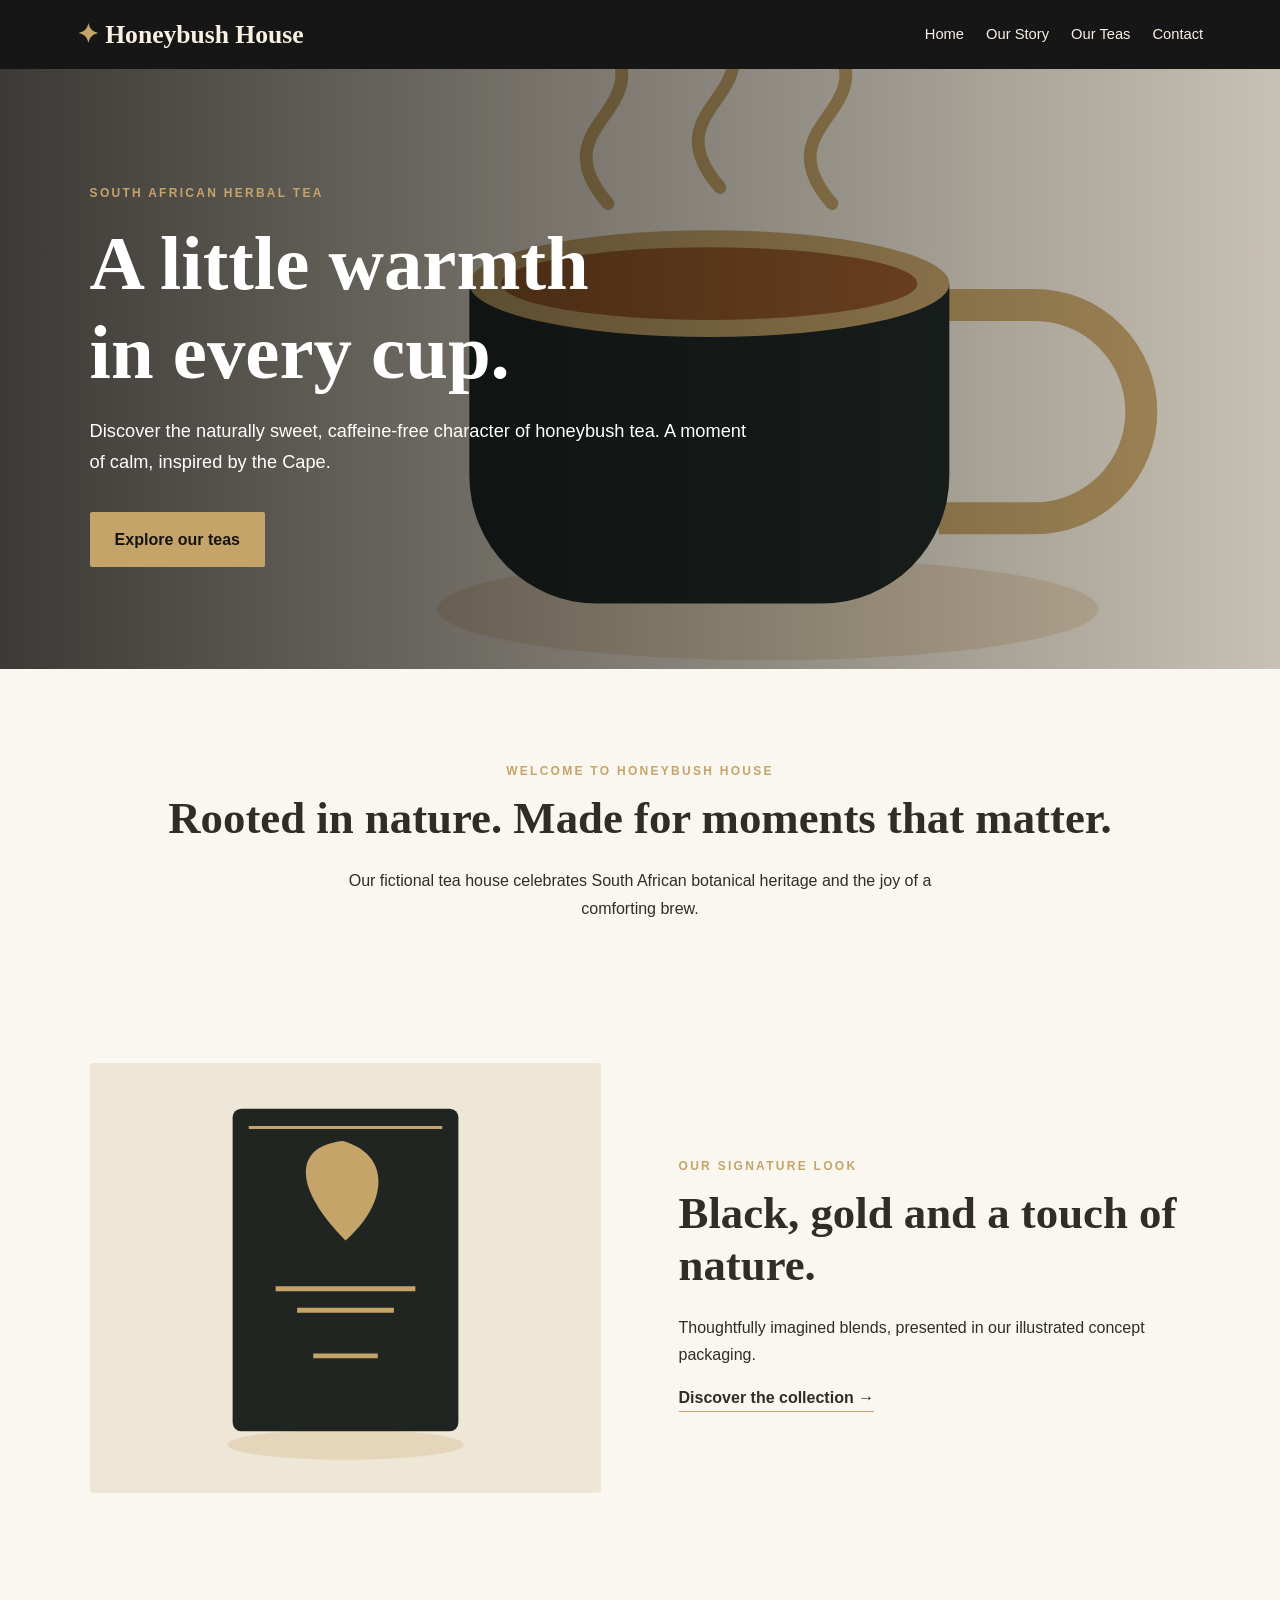
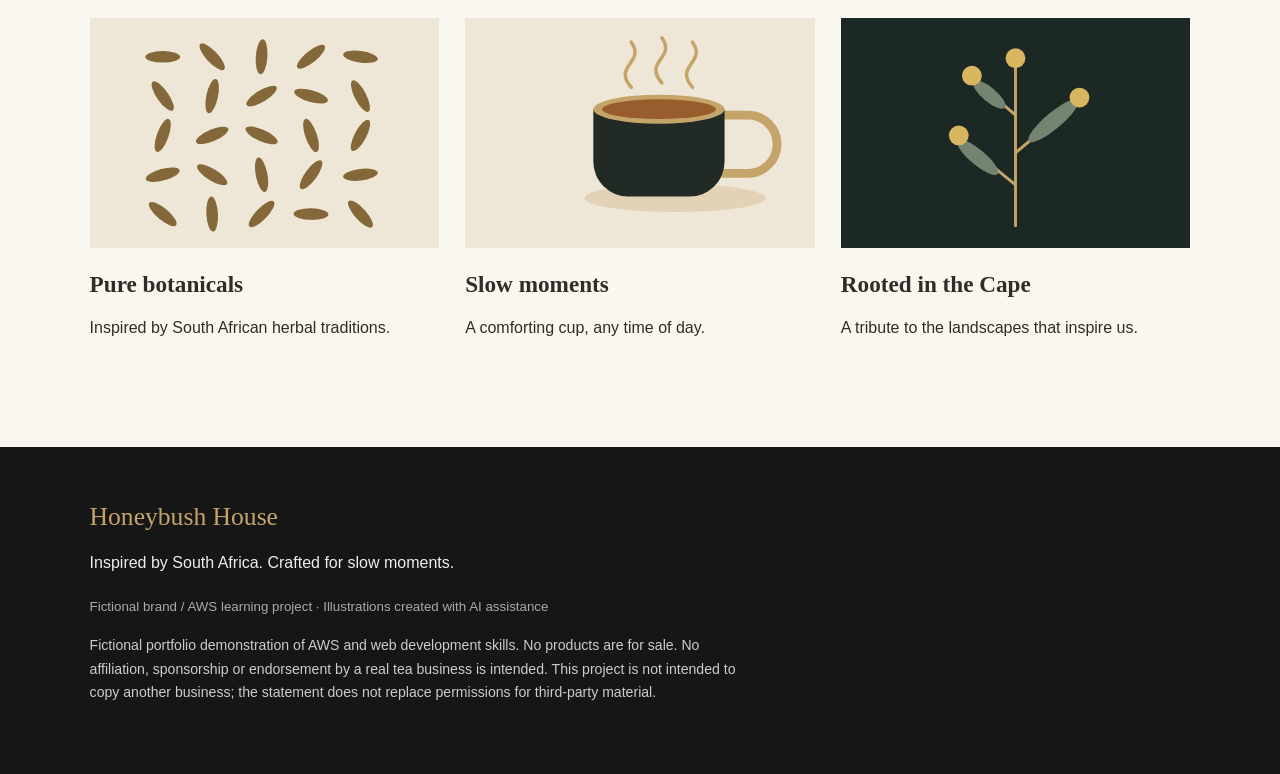
<file: index.html>
<!doctype html><html lang="en"><head><meta charset="utf-8"><meta name="viewport" content="width=device-width,initial-scale=1"><meta name="description" content="Discover South African honeybush tea at Honeybush House, a fictional AWS portfolio brand."><title>Naturally South African | Honeybush House</title><link rel="stylesheet" href="style.css"></head><body><header class="site-header"><a class="brand" href="index.html"><span class="brand-mark">✦</span> Honeybush House</a><nav aria-label="Main navigation"><a href="index.html">Home</a><a href="story.html">Our Story</a><a href="teas.html">Our Teas</a><a href="contact.html">Contact</a></nav></header><main><section class="hero hero-home"><div class="hero-inner"><p class="eyebrow">SOUTH AFRICAN HERBAL TEA</p><h1>A little warmth<br>in every cup.</h1><p>Discover the naturally sweet, caffeine-free character of honeybush tea. A moment of calm, inspired by the Cape.</p><a class="button" href="teas.html">Explore our teas</a></div></section><section class="intro"><p class="eyebrow">WELCOME TO HONEYBUSH HOUSE</p><h2>Rooted in nature. Made for moments that matter.</h2><p>Our fictional tea house celebrates South African botanical heritage and the joy of a comforting brew.</p></section><section class="split"><img src="images/blend-original.svg" alt="Geometric illustration of a fictional tea pack" loading="lazy"><div><p class="eyebrow">OUR SIGNATURE LOOK</p><h2>Black, gold and a touch of nature.</h2><p>Thoughtfully imagined blends, presented in our illustrated concept packaging.</p><a class="text-link" href="teas.html">Discover the collection →</a></div></section><section class="feature-row"><article><img src="images/tea-leaves.svg" alt="Abstract loose tea leaf illustration" loading="lazy"><h3>Pure botanicals</h3><p>Inspired by South African herbal traditions.</p></article><article><img src="images/tea-moment.svg" alt="Geometric tea cup illustration" loading="lazy"><h3>Slow moments</h3><p>A comforting cup, any time of day.</p></article><article><img src="images/botanical-study.svg" alt="Abstract botanical illustration" loading="lazy"><h3>Rooted in the Cape</h3><p>A tribute to the landscapes that inspire us.</p></article></section></main><footer><strong>Honeybush House</strong><p>Inspired by South Africa. Crafted for slow moments.</p><small>Fictional brand / AWS learning project · Illustrations created with AI assistance</small><p class="note" style="color:#ccc">Fictional portfolio demonstration of AWS and web development skills. No products are for sale. No affiliation, sponsorship or endorsement by a real tea business is intended. This project is not intended to copy another business; the statement does not replace permissions for third-party material.</p></footer></body></html>
</file>
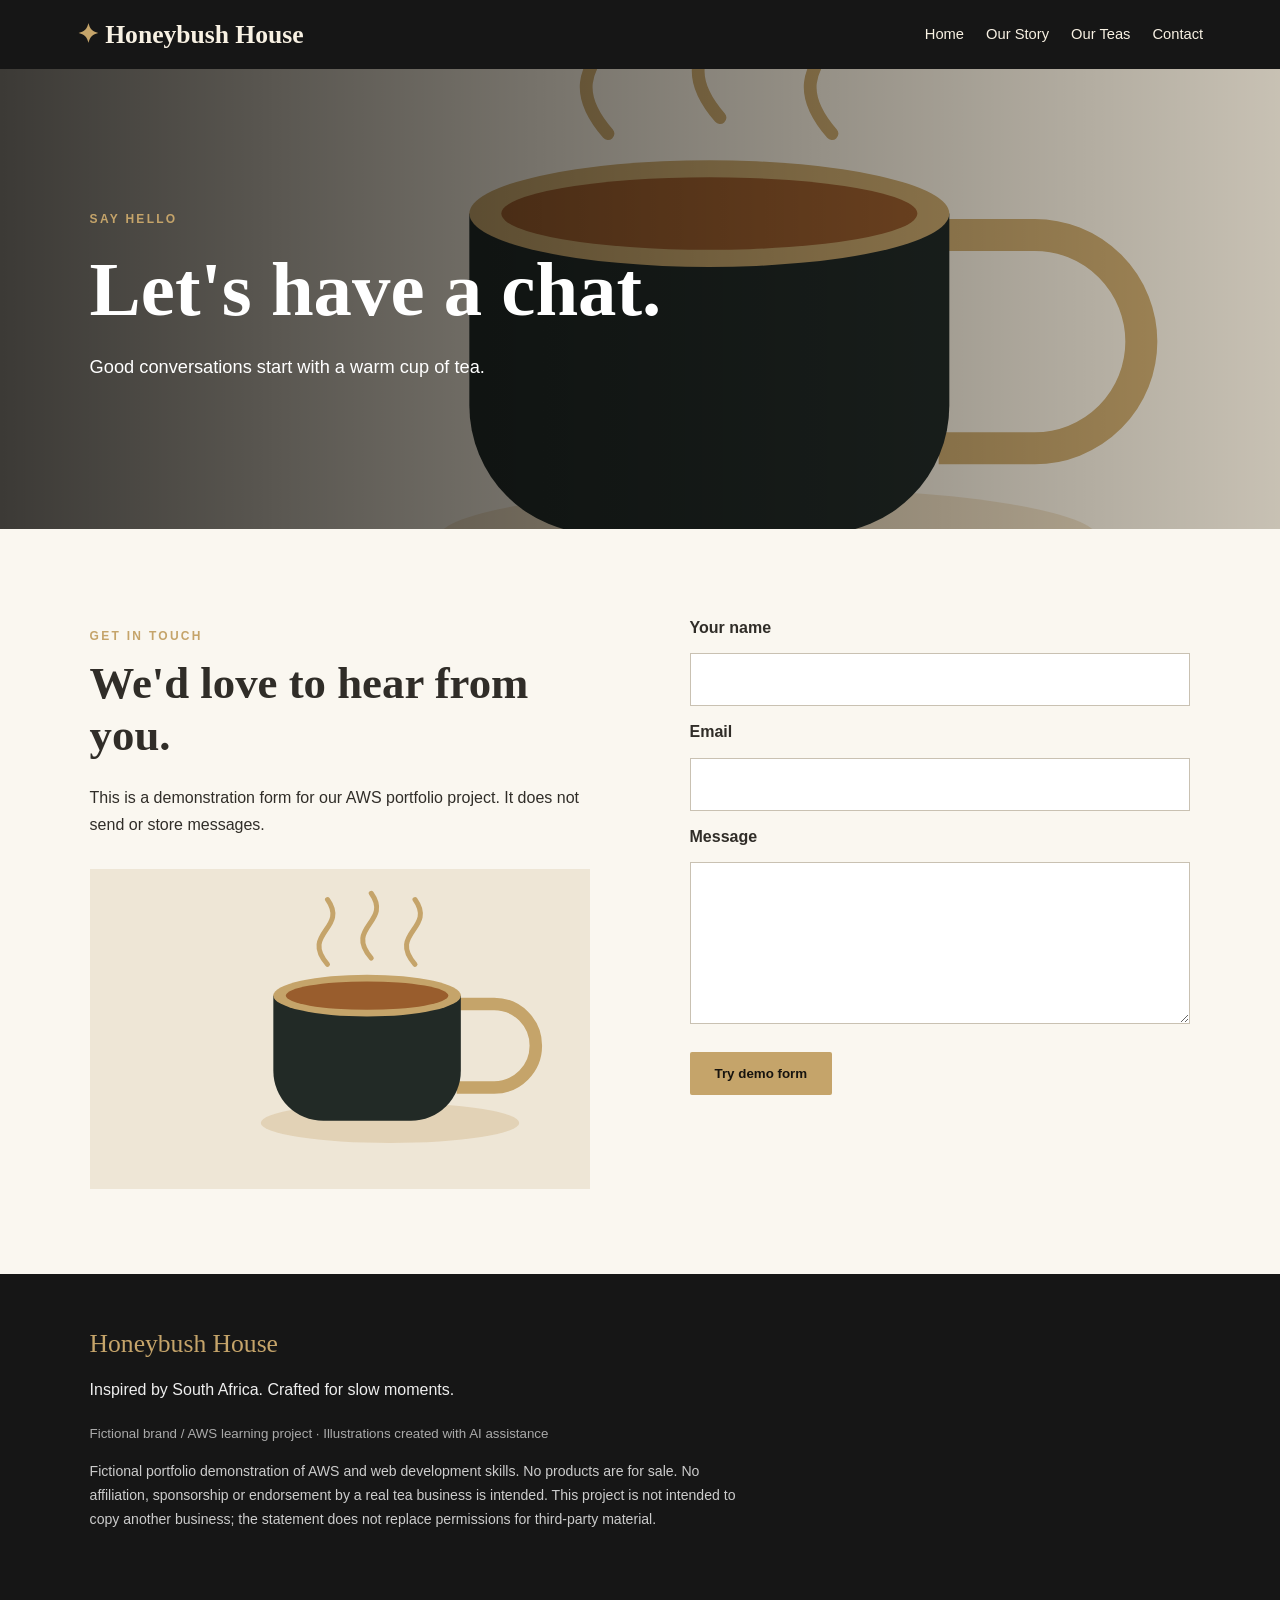
<file: contact.html>
<!doctype html><html lang="en"><head><meta charset="utf-8"><meta name="viewport" content="width=device-width,initial-scale=1"><meta name="description" content="Discover South African honeybush tea at Honeybush House, a fictional AWS portfolio brand."><title>Contact | Honeybush House</title><link rel="stylesheet" href="style.css"></head><body><header class="site-header"><a class="brand" href="index.html"><span class="brand-mark">✦</span> Honeybush House</a><nav aria-label="Main navigation"><a href="index.html">Home</a><a href="story.html">Our Story</a><a href="teas.html">Our Teas</a><a href="contact.html">Contact</a></nav></header><main><section class="hero hero-contact"><div class="hero-inner"><p class="eyebrow">SAY HELLO</p><h1>Let's have a chat.</h1><p>Good conversations start with a warm cup of tea.</p></div></section><section class="contact-layout"><div><p class="eyebrow">GET IN TOUCH</p><h2>We'd love to hear from you.</h2><p>This is a demonstration form for our AWS portfolio project. It does not send or store messages.</p><img src="images/tea-moment.svg" alt="Geometric tea cup illustration" loading="lazy"></div><form id="contact-form"><label for="name">Your name</label><input id="name" name="name" required><label for="email">Email</label><input id="email" name="email" type="email" required><label for="message">Message</label><textarea id="message" name="message" rows="5" required></textarea><button type="submit">Try demo form</button><p id="notice" role="status" aria-live="polite"></p></form></section></main><footer><strong>Honeybush House</strong><p>Inspired by South Africa. Crafted for slow moments.</p><small>Fictional brand / AWS learning project · Illustrations created with AI assistance</small><p class="note" style="color:#ccc">Fictional portfolio demonstration of AWS and web development skills. No products are for sale. No affiliation, sponsorship or endorsement by a real tea business is intended. This project is not intended to copy another business; the statement does not replace permissions for third-party material.</p></footer><script src="script.js"></script></body></html>
</file>
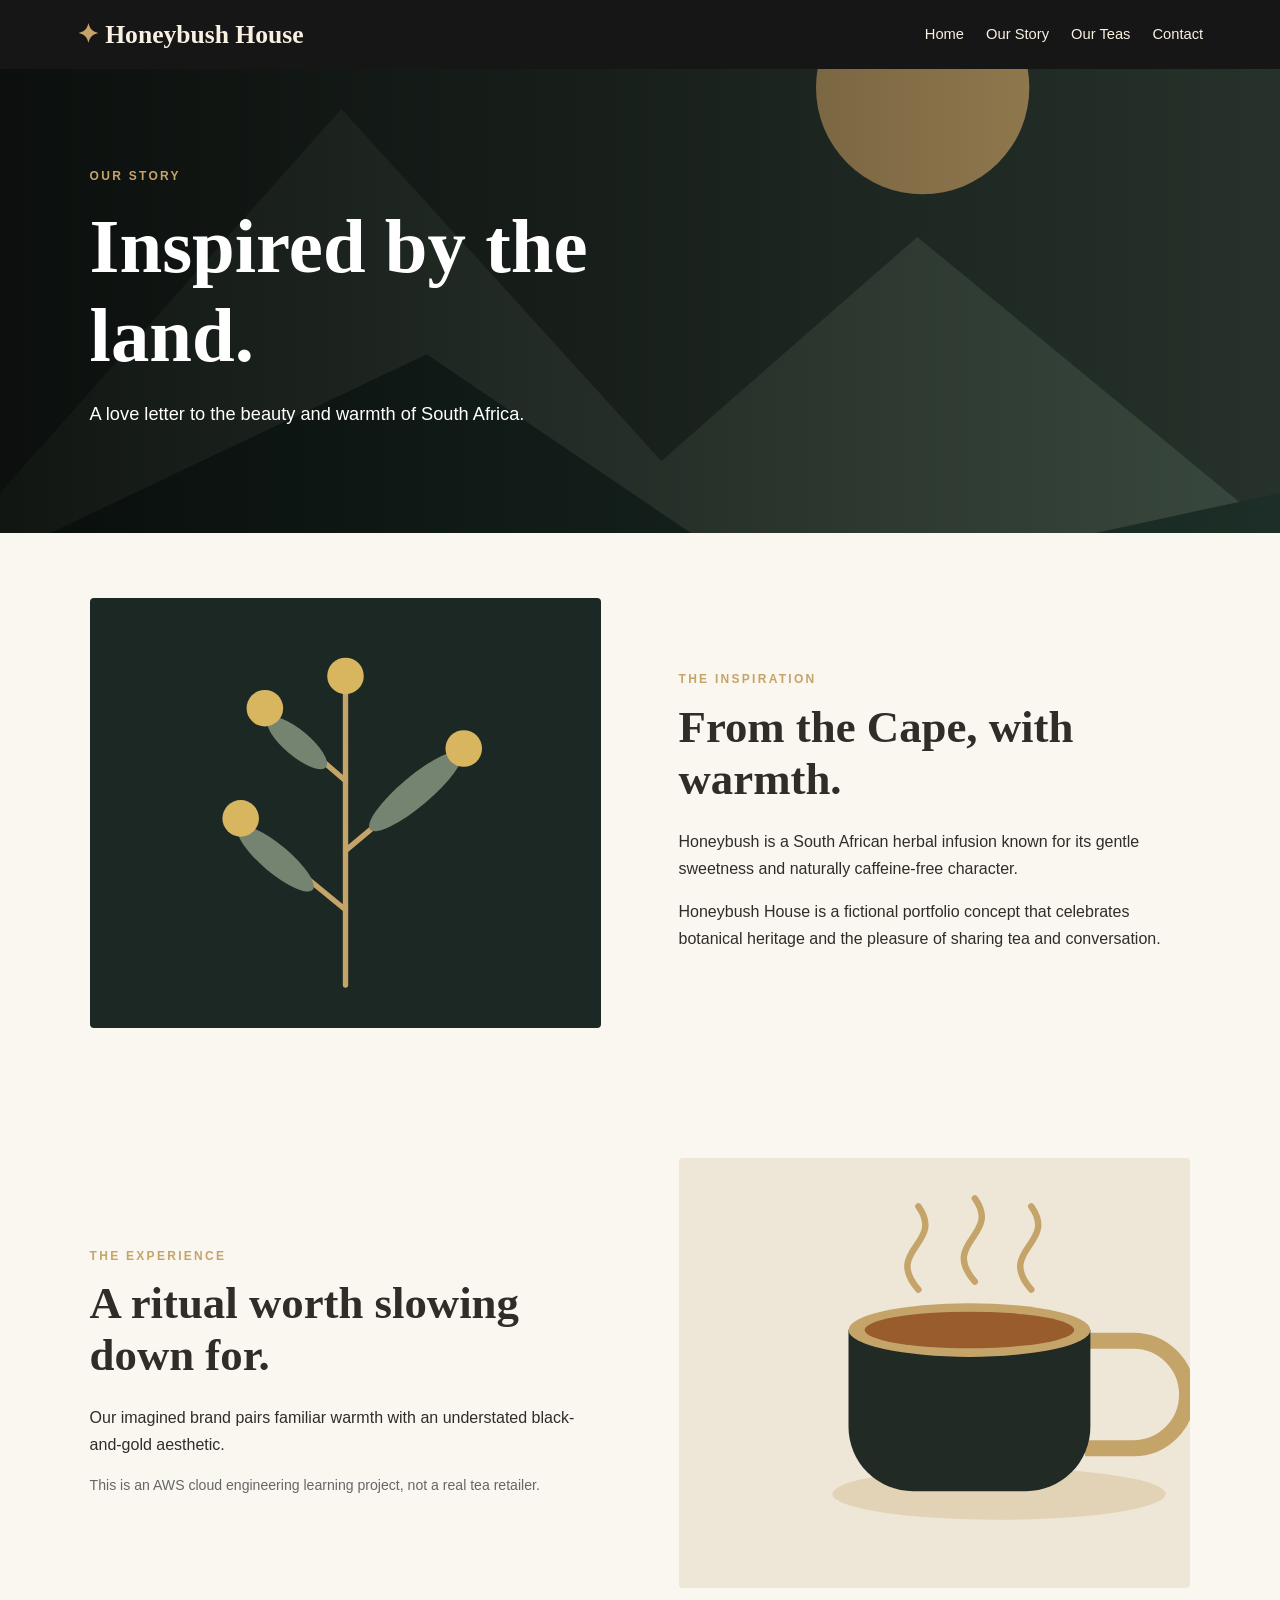
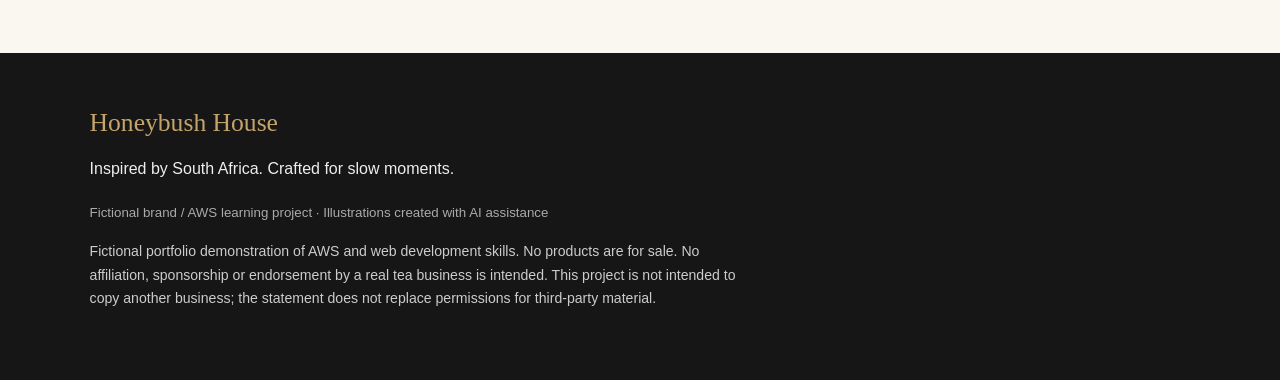
<file: story.html>
<!doctype html><html lang="en"><head><meta charset="utf-8"><meta name="viewport" content="width=device-width,initial-scale=1"><meta name="description" content="Discover South African honeybush tea at Honeybush House, a fictional AWS portfolio brand."><title>Our Story | Honeybush House</title><link rel="stylesheet" href="style.css"></head><body><header class="site-header"><a class="brand" href="index.html"><span class="brand-mark">✦</span> Honeybush House</a><nav aria-label="Main navigation"><a href="index.html">Home</a><a href="story.html">Our Story</a><a href="teas.html">Our Teas</a><a href="contact.html">Contact</a></nav></header><main><section class="hero hero-story"><div class="hero-inner"><p class="eyebrow">OUR STORY</p><h1>Inspired by the land.</h1><p>A love letter to the beauty and warmth of South Africa.</p></div></section><section class="split"><img src="images/botanical-study.svg" alt="Abstract botanical illustration" loading="lazy"><div><p class="eyebrow">THE INSPIRATION</p><h2>From the Cape, with warmth.</h2><p>Honeybush is a South African herbal infusion known for its gentle sweetness and naturally caffeine-free character.</p><p>Honeybush House is a fictional portfolio concept that celebrates botanical heritage and the pleasure of sharing tea and conversation.</p></div></section><section class="split reverse"><img src="images/tea-moment.svg" alt="Geometric tea cup illustration" loading="lazy"><div><p class="eyebrow">THE EXPERIENCE</p><h2>A ritual worth slowing down for.</h2><p>Our imagined brand pairs familiar warmth with an understated black-and-gold aesthetic.</p><p class="note">This is an AWS cloud engineering learning project, not a real tea retailer.</p></div></section></main><footer><strong>Honeybush House</strong><p>Inspired by South Africa. Crafted for slow moments.</p><small>Fictional brand / AWS learning project · Illustrations created with AI assistance</small><p class="note" style="color:#ccc">Fictional portfolio demonstration of AWS and web development skills. No products are for sale. No affiliation, sponsorship or endorsement by a real tea business is intended. This project is not intended to copy another business; the statement does not replace permissions for third-party material.</p></footer></body></html>
</file>
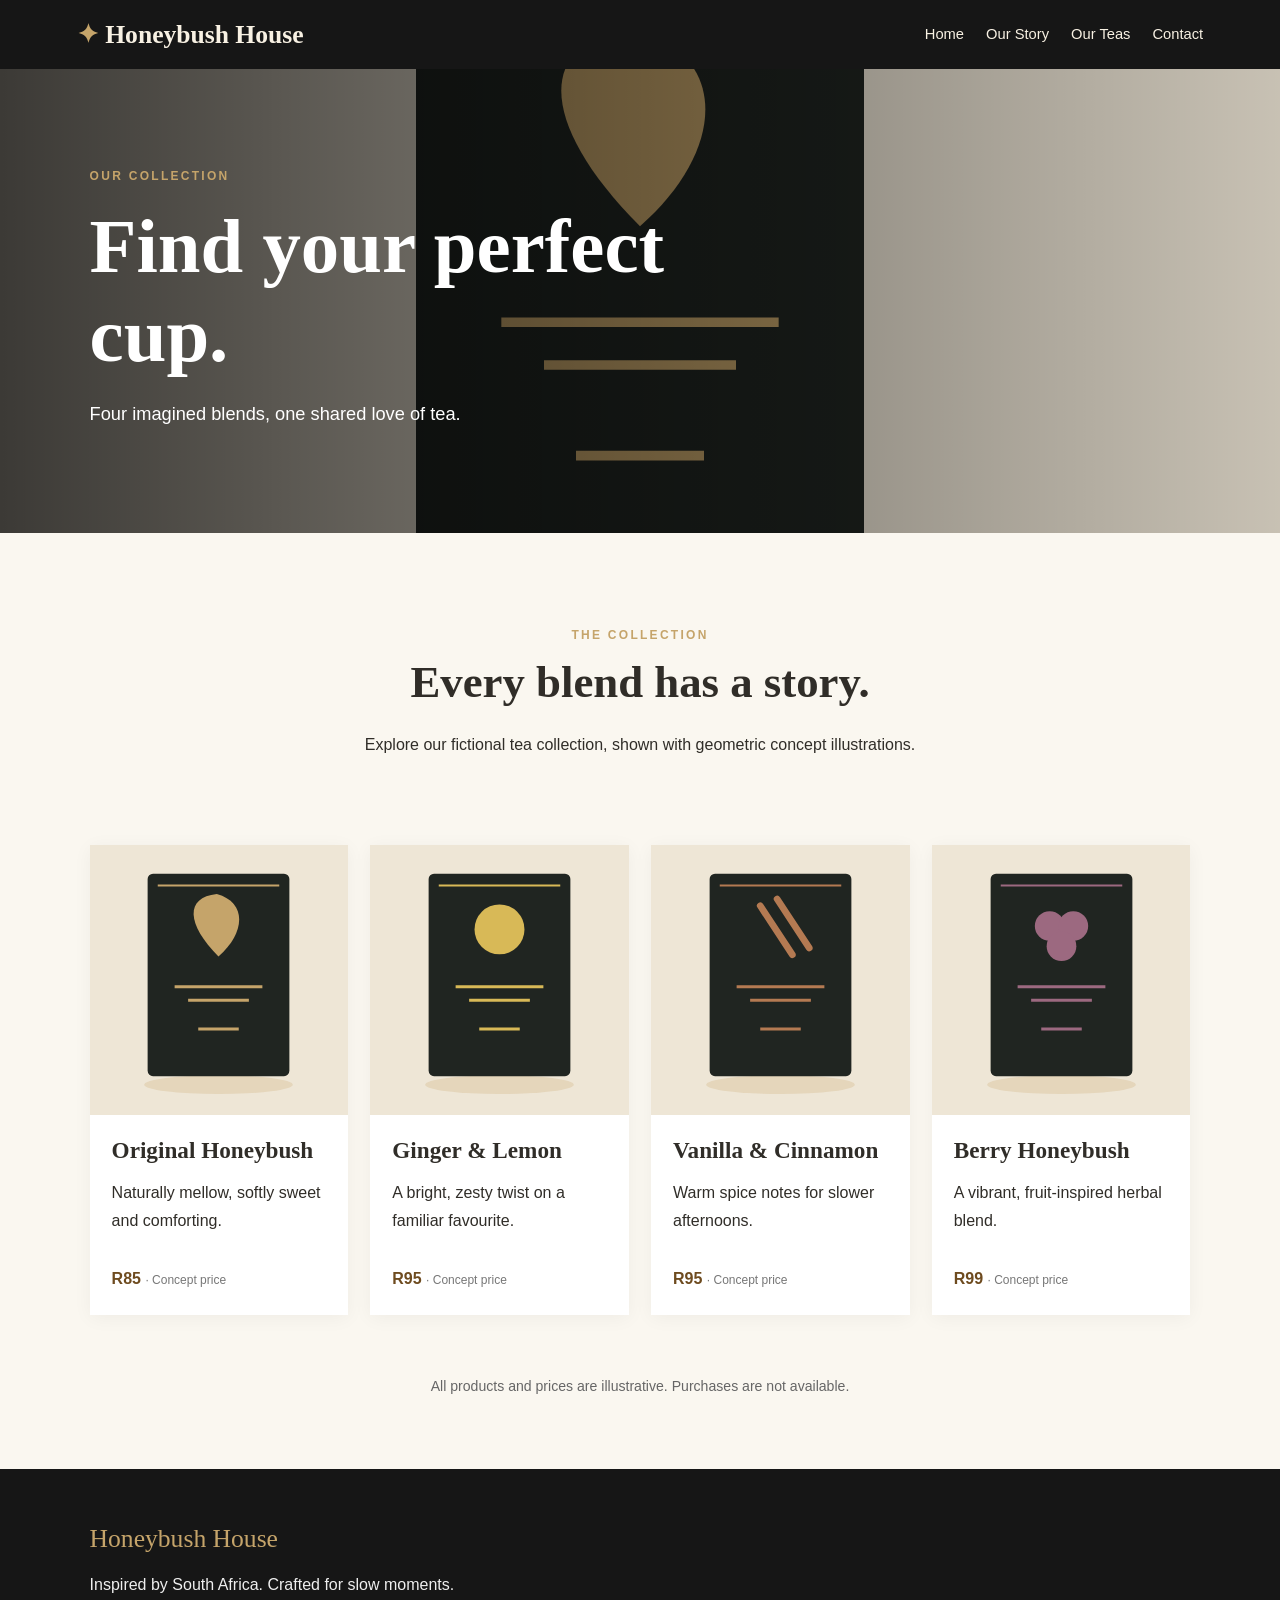
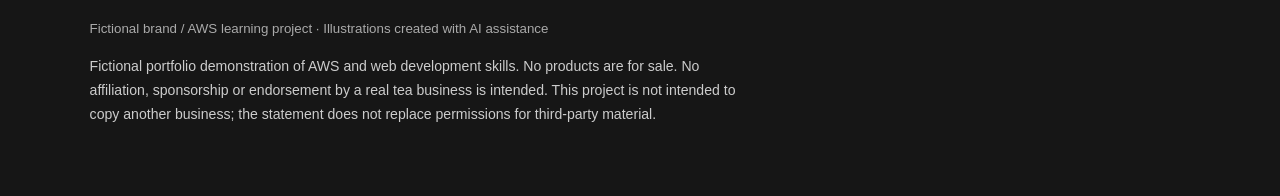
<file: teas.html>
<!doctype html><html lang="en"><head><meta charset="utf-8"><meta name="viewport" content="width=device-width,initial-scale=1"><meta name="description" content="Discover South African honeybush tea at Honeybush House, a fictional AWS portfolio brand."><title>Our Teas | Honeybush House</title><link rel="stylesheet" href="style.css"></head><body><header class="site-header"><a class="brand" href="index.html"><span class="brand-mark">✦</span> Honeybush House</a><nav aria-label="Main navigation"><a href="index.html">Home</a><a href="story.html">Our Story</a><a href="teas.html">Our Teas</a><a href="contact.html">Contact</a></nav></header><main><section class="hero hero-teas"><div class="hero-inner"><p class="eyebrow">OUR COLLECTION</p><h1>Find your perfect cup.</h1><p>Four imagined blends, one shared love of tea.</p></div></section><section class="intro"><p class="eyebrow">THE COLLECTION</p><h2>Every blend has a story.</h2><p>Explore our fictional tea collection, shown with geometric concept illustrations.</p></section><section class="product-grid"><article class="product"><img src="images/blend-original.svg" alt="Geometric concept tea pack illustration" loading="lazy"><div class="product-copy"><h3>Original Honeybush</h3><p>Naturally mellow, softly sweet and comforting.</p><strong>R85 <span>· Concept price</span></strong></div></article><article class="product"><img src="images/blend-citrus.svg" alt="Geometric concept tea pack illustration" loading="lazy"><div class="product-copy"><h3>Ginger & Lemon</h3><p>A bright, zesty twist on a familiar favourite.</p><strong>R95 <span>· Concept price</span></strong></div></article><article class="product"><img src="images/blend-spice.svg" alt="Geometric concept tea pack illustration" loading="lazy"><div class="product-copy"><h3>Vanilla & Cinnamon</h3><p>Warm spice notes for slower afternoons.</p><strong>R95 <span>· Concept price</span></strong></div></article><article class="product"><img src="images/blend-berry.svg" alt="Geometric concept tea pack illustration" loading="lazy"><div class="product-copy"><h3>Berry Honeybush</h3><p>A vibrant, fruit-inspired herbal blend.</p><strong>R99 <span>· Concept price</span></strong></div></article></section><p class="note centered">All products and prices are illustrative. Purchases are not available.</p></main><footer><strong>Honeybush House</strong><p>Inspired by South Africa. Crafted for slow moments.</p><small>Fictional brand / AWS learning project · Illustrations created with AI assistance</small><p class="note" style="color:#ccc">Fictional portfolio demonstration of AWS and web development skills. No products are for sale. No affiliation, sponsorship or endorsement by a real tea business is intended. This project is not intended to copy another business; the statement does not replace permissions for third-party material.</p></footer></body></html>
</file>
<file: style.css>
:root{--black:#161616;--gold:#c5a46a;--cream:#faf7f0;--text:#302d28}*{box-sizing:border-box}html{scroll-behavior:smooth}body{margin:0;background:var(--cream);color:var(--text);font:16px/1.7 Arial,sans-serif}img{max-width:100%;display:block}a{color:inherit}.site-header{display:flex;align-items:center;justify-content:space-between;gap:20px;flex-wrap:wrap;background:var(--black);color:#f8f1e3;padding:19px 6%}.brand{font:600 clamp(1.25rem,2vw,1.7rem) Georgia,serif;text-decoration:none;white-space:nowrap}.brand-mark{color:var(--gold)}nav{display:flex;flex-wrap:wrap;gap:22px}nav a{text-decoration:none;font-size:.92rem}nav a:hover,.text-link:hover{color:var(--gold)}.hero{min-height:460px;display:flex;align-items:center;padding:85px 7%;background-position:center;background-size:cover;color:white;position:relative}.hero:before{content:"";position:absolute;inset:0;background:linear-gradient(90deg,rgba(0,0,0,.75),rgba(0,0,0,.16))}.hero-inner{position:relative;max-width:680px}.hero-home{min-height:600px;background-image:url('images/tea-moment.svg')}.hero-story{background-image:url('images/cape-hills.svg')}.hero-teas{background-image:url('images/blend-original.svg')}.hero-contact{background-image:url('images/tea-moment.svg')}.eyebrow{letter-spacing:.19em;font-weight:bold;font-size:.75rem;text-transform:uppercase;color:var(--gold)}h1,h2,h3{font-family:Georgia,serif;line-height:1.16}h1{font-size:clamp(2.7rem,6vw,5.2rem);margin:16px 0}h2{font-size:clamp(2rem,3.5vw,3rem);margin:10px 0 22px}h3{font-size:1.45rem}p{max-width:660px}.hero p:not(.eyebrow){font-size:1.14rem}.button,button{background:var(--gold);border:0;border-radius:2px;color:#17140f;font-weight:bold;padding:14px 25px;display:inline-block;text-decoration:none;cursor:pointer;margin-top:16px}.button:hover,button:hover{background:#e1c28b}.intro{text-align:center;padding:80px 7% 60px}.intro p,.intro h2{margin-left:auto;margin-right:auto}.split{display:grid;grid-template-columns:1fr 1fr;align-items:center;gap:7%;padding:65px 7%}.split img{width:100%;height:430px;object-fit:cover;border-radius:4px}.split.reverse img{order:2}.text-link{font-weight:bold;text-decoration:none;border-bottom:1px solid var(--gold);padding-bottom:5px}.feature-row{display:grid;grid-template-columns:repeat(3,1fr);gap:26px;padding:60px 7% 90px}.feature-row img{width:100%;height:230px;object-fit:cover}.feature-row h3{margin-bottom:4px}.product-grid{display:grid;grid-template-columns:repeat(4,minmax(0,1fr));gap:22px;padding:10px 7% 60px}.product{background:#fff;box-shadow:0 3px 18px #0000000c}.product img{width:100%;height:270px;object-fit:cover}.product-copy{padding:22px}.product h3{margin:0 0 10px}.product p{min-height:70px}.product strong{color:#6e4b1f}.product strong span{font-size:.75rem;color:#777;font-weight:normal}.note{font-size:.88rem;color:#666}.centered{text-align:center;margin:0 auto 70px}.contact-layout{display:grid;grid-template-columns:1fr 1fr;gap:9%;padding:85px 7%}.contact-layout img{margin-top:30px;max-height:320px;width:100%;object-fit:cover}form{display:grid;align-content:start;gap:12px}label{font-weight:bold}input,textarea{width:100%;border:1px solid #c9c1b2;padding:12px;font:inherit;background:white}form button{justify-self:start}footer{background:var(--black);color:#eee;padding:55px 7%}footer strong{font:1.6rem Georgia,serif;color:var(--gold)}footer small{color:#aaa}@media(max-width:900px){.product-grid{grid-template-columns:repeat(2,1fr)}.feature-row{grid-template-columns:1fr 1fr}}@media(max-width:650px){.site-header{justify-content:center;text-align:center}nav{justify-content:center;gap:12px}.hero{min-height:400px;padding:70px 7%}.hero-home{min-height:500px}.split,.contact-layout{grid-template-columns:1fr}.split.reverse img{order:0}.split img{height:300px}.feature-row,.product-grid{grid-template-columns:1fr}.product img{height:330px}}
/* Image sizing corrections */
.tile img {display:block;width:100%;height:260px;object-fit:contain;object-position:center;background:#f5f0e7;}
.intro img,.story-content img,.story-image {display:block;width:100%;height:auto;object-fit:contain;}
.home-hero {background-image:linear-gradient(90deg,rgba(0,0,0,.82),rgba(0,0,0,.25)),url("images/blend-original.svg");background-size:cover;background-position:center;}
.story-hero {background-size:cover;background-position:center;}
@media(max-width:650px){.tile img{height:220px}.home-hero{background-position:60% center}}
</file>
